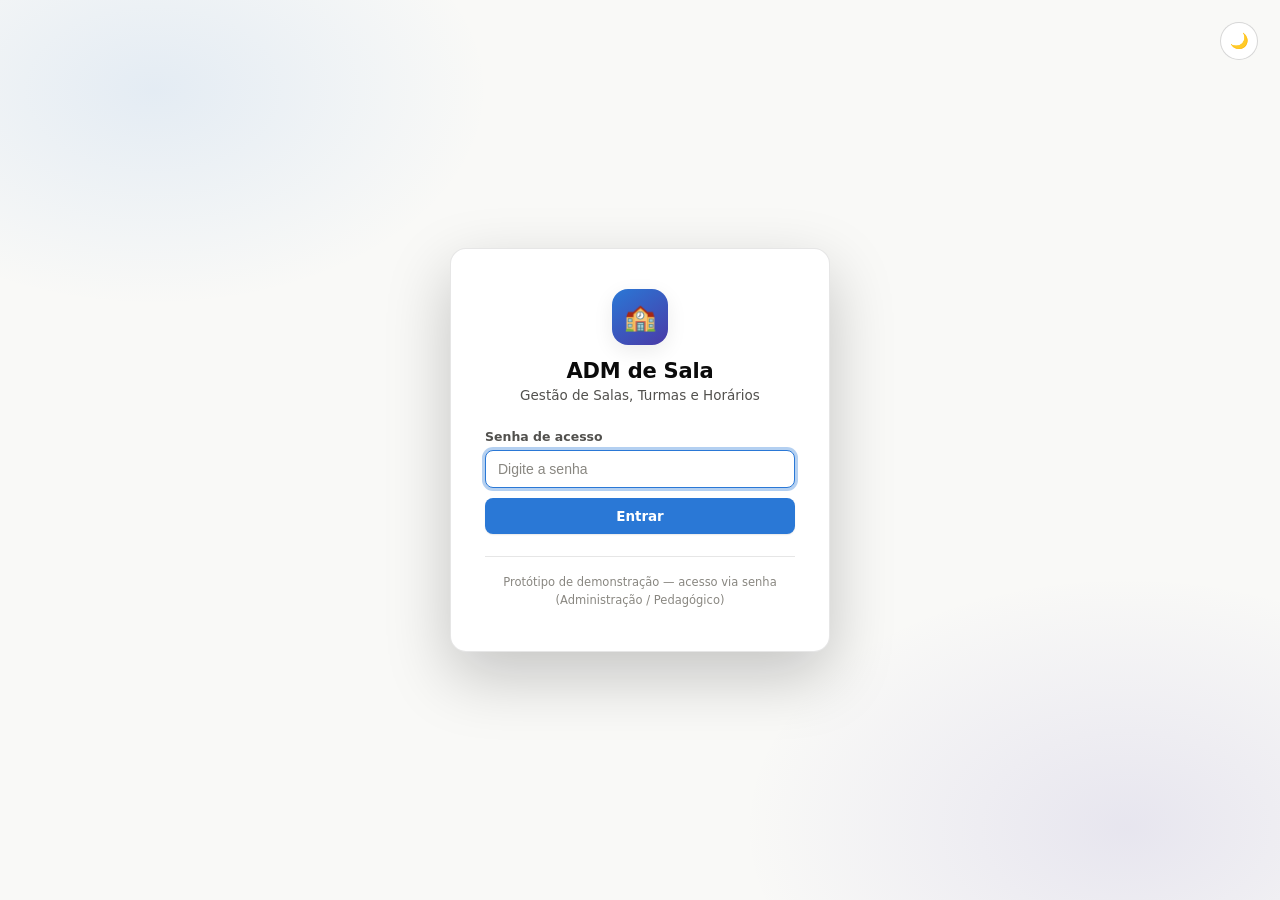
<file: projeto/index.html>
<!DOCTYPE html>
<html lang="pt-BR">
<head>
<meta charset="UTF-8">
<meta name="viewport" content="width=device-width, initial-scale=1.0">
<title>ADM de Sala &mdash; Gestão de Salas, Turmas e Horários</title>
<link rel="icon" href="data:image/svg+xml,<svg xmlns=%22http://www.w3.org/2000/svg%22 viewBox=%220 0 100 100%22><text y=%22.9em%22 font-size=%2290%22>🏫</text></svg>">
<link rel="stylesheet" href="css/tokens.css">
<link rel="stylesheet" href="css/base.css">
<link rel="stylesheet" href="css/buttons.css">
<link rel="stylesheet" href="css/forms.css">
<link rel="stylesheet" href="css/login.css">
<link rel="stylesheet" href="css/layout.css">
<link rel="stylesheet" href="css/components.css">
<link rel="stylesheet" href="css/weekly.css">
<link rel="stylesheet" href="css/modal.css">
<link rel="stylesheet" href="css/toast.css">
<link rel="stylesheet" href="css/print.css">
</head>
<body>

  <div id="login-screen" class="login-screen">
    <button id="login-theme-toggle" class="theme-toggle" title="Alternar tema">🌙</button>
    <div class="login-card">
      <div class="login-logo">🏫</div>
      <h1>ADM de Sala</h1>
      <p class="subtitle">Gestão de Salas, Turmas e Horários</p>
      <form id="login-form">
        <label for="login-password">Senha de acesso</label>
        <input type="password" id="login-password" autocomplete="off" placeholder="Digite a senha" autofocus>
        <p id="login-error" class="error-msg hidden">Senha incorreta. Tente novamente.</p>
        <button type="submit" class="btn-primary btn-block">Entrar</button>
      </form>
      <p class="login-hint">Protótipo de demonstração &mdash; acesso via senha (Administração / Pedagógico)</p>
    </div>
  </div>

  <div id="app-screen" class="app-screen hidden">
    <div id="sidebar-backdrop" class="sidebar-backdrop hidden"></div>
    <aside class="sidebar" id="sidebar">
      <div class="sidebar-header">
        <span class="logo">🏫</span>
        <span class="brand">ADM de Sala</span>
      </div>
      <nav class="nav">
        <button class="nav-btn active" data-section="dashboard"><span class="nav-icon">📊</span>Dashboard</button>
        <button class="nav-btn" data-section="salas"><span class="nav-icon">🏫</span>Salas</button>
        <button class="nav-btn" data-section="professores"><span class="nav-icon">👨‍🏫</span>Professores</button>
        <button class="nav-btn" data-section="turmas"><span class="nav-icon">🎓</span>Turmas</button>
        <button class="nav-btn" data-section="alocacao"><span class="nav-icon">🗓️</span>Alocação</button>
      </nav>
      <div class="sidebar-footer">
        <div class="role-badge" id="role-badge">Administração</div>
        <button id="export-data-btn" class="btn-ghost btn-block">⬇ Exportar dados</button>
        <button id="import-data-btn" class="btn-ghost btn-block hidden">⬆ Importar dados</button>
        <input type="file" id="import-file-input" accept="application/json" class="hidden">
        <button id="reset-data-btn" class="btn-ghost btn-block hidden">↺ Restaurar dados de exemplo</button>
        <button id="logout-btn" class="btn-secondary btn-block">Sair</button>
      </div>
    </aside>

    <main class="main">
      <header class="topbar">
        <div class="topbar-left">
          <button id="menu-toggle-btn" class="menu-toggle" aria-label="Abrir menu">☰</button>
          <h1 id="section-title">Dashboard</h1>
        </div>
        <button id="theme-toggle" class="theme-toggle" title="Alternar tema">🌙</button>
      </header>

      <div class="content">
        <section id="section-dashboard" class="section"></section>
        <section id="section-salas" class="section hidden"></section>
        <section id="section-professores" class="section hidden"></section>
        <section id="section-turmas" class="section hidden"></section>
        <section id="section-alocacao" class="section hidden"></section>
      </div>
    </main>
  </div>

  <div id="modal-overlay" class="modal-overlay hidden">
    <div class="modal" role="dialog" aria-modal="true" aria-labelledby="modal-title" tabindex="-1">
      <div class="modal-header">
        <h2 id="modal-title">Título</h2>
        <button id="modal-close" class="modal-close" title="Fechar" aria-label="Fechar">✕</button>
      </div>
      <div id="modal-body" class="modal-body"></div>
    </div>
  </div>

  <div id="toast-container" class="toast-container"></div>

  <script src="js/state.js"></script>
  <script src="js/theme.js"></script>
  <script src="js/helpers.js"></script>
  <script src="js/ui.js"></script>
  <script src="js/data-io.js"></script>
  <script src="js/auth.js"></script>
  <script src="js/nav.js"></script>
  <script src="js/dashboard.js"></script>
  <script src="js/salas.js"></script>
  <script src="js/professores.js"></script>
  <script src="js/turmas.js"></script>
  <script src="js/alocacao.js"></script>
  <script src="js/main.js"></script>
</body>
</html>
</file>
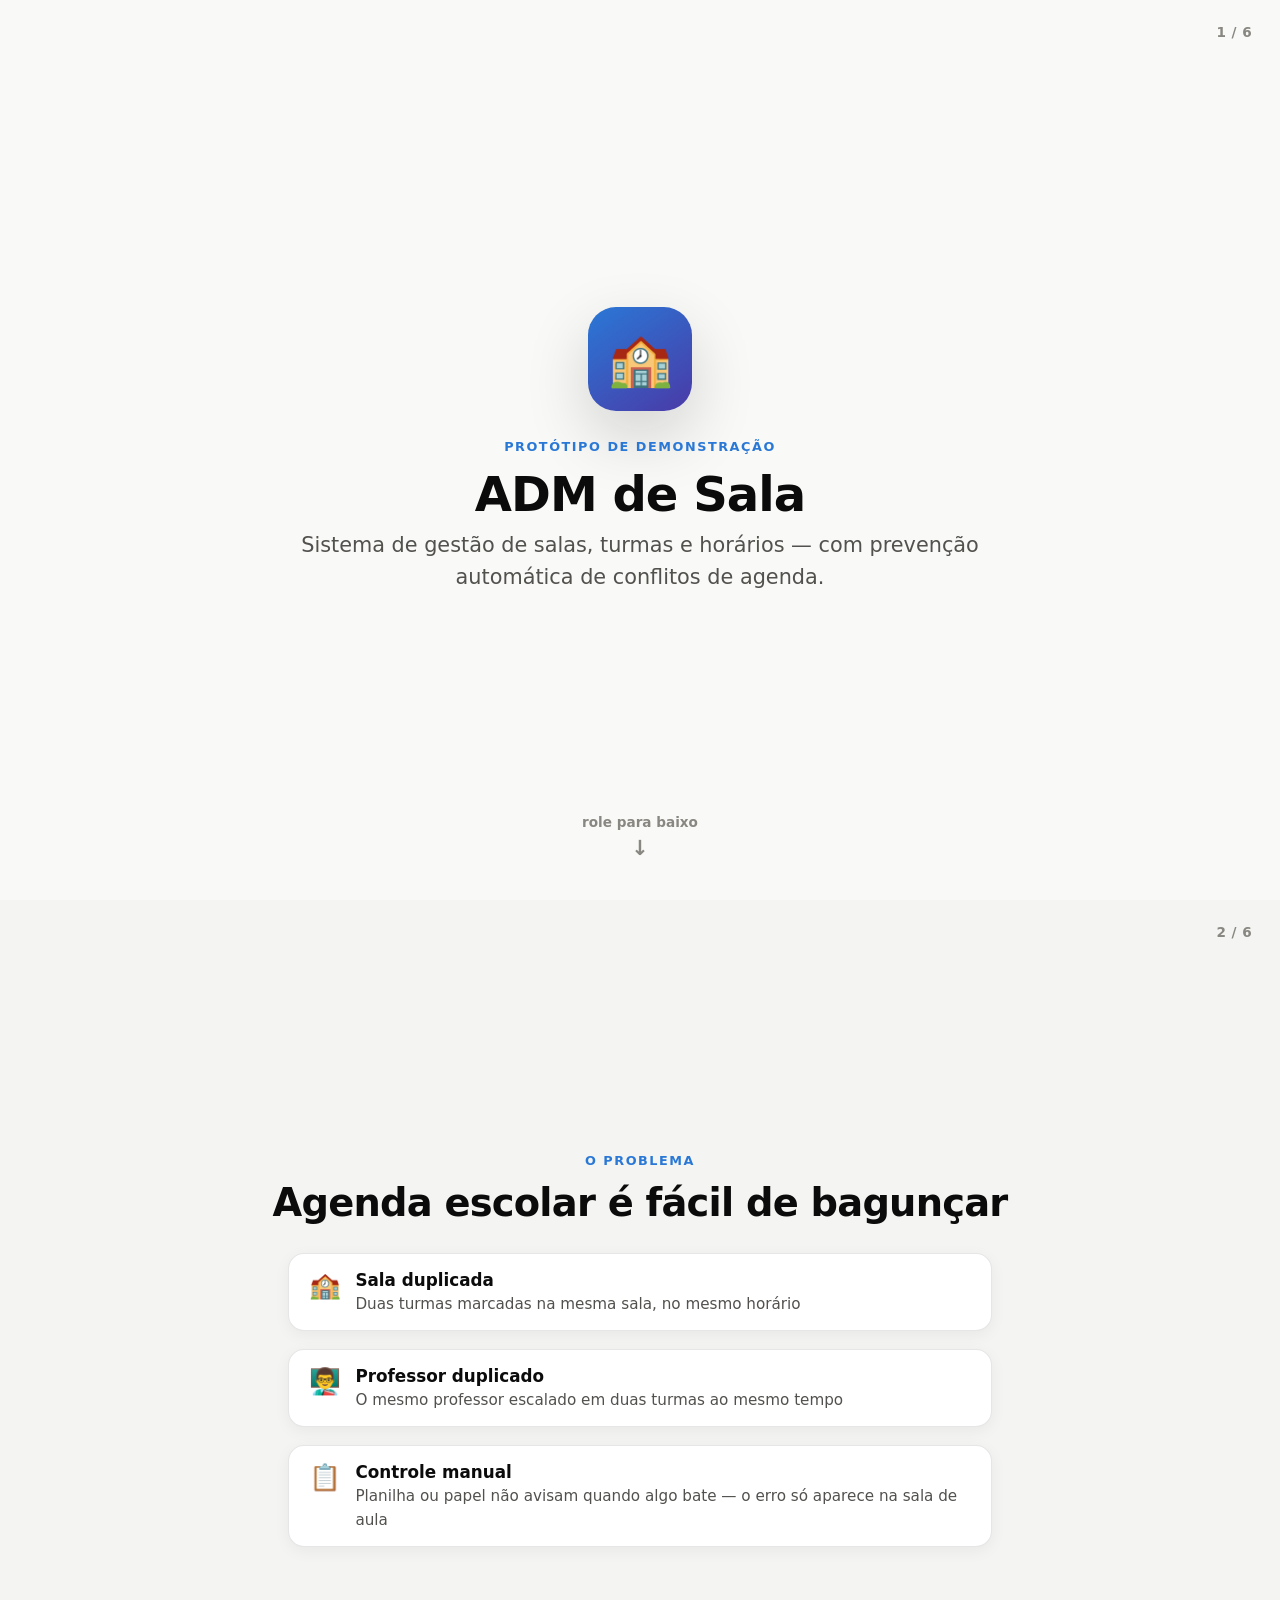
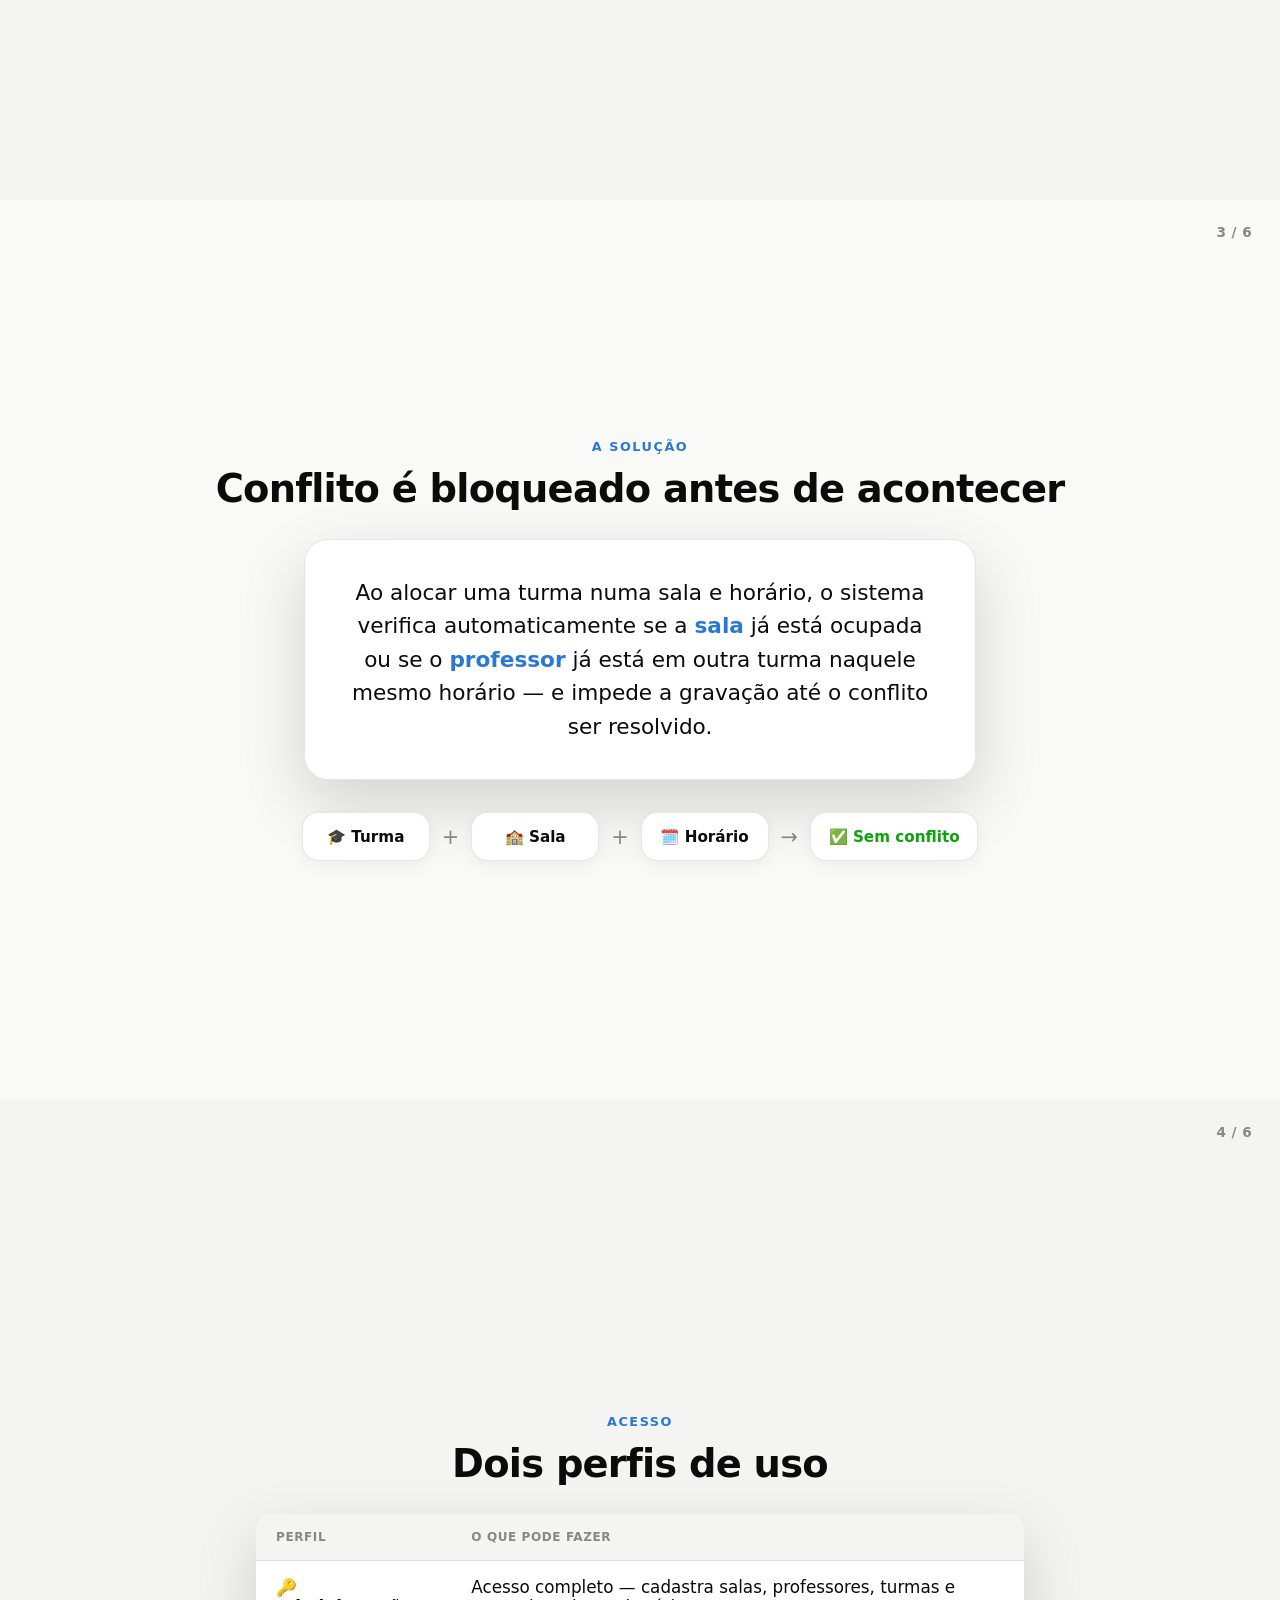
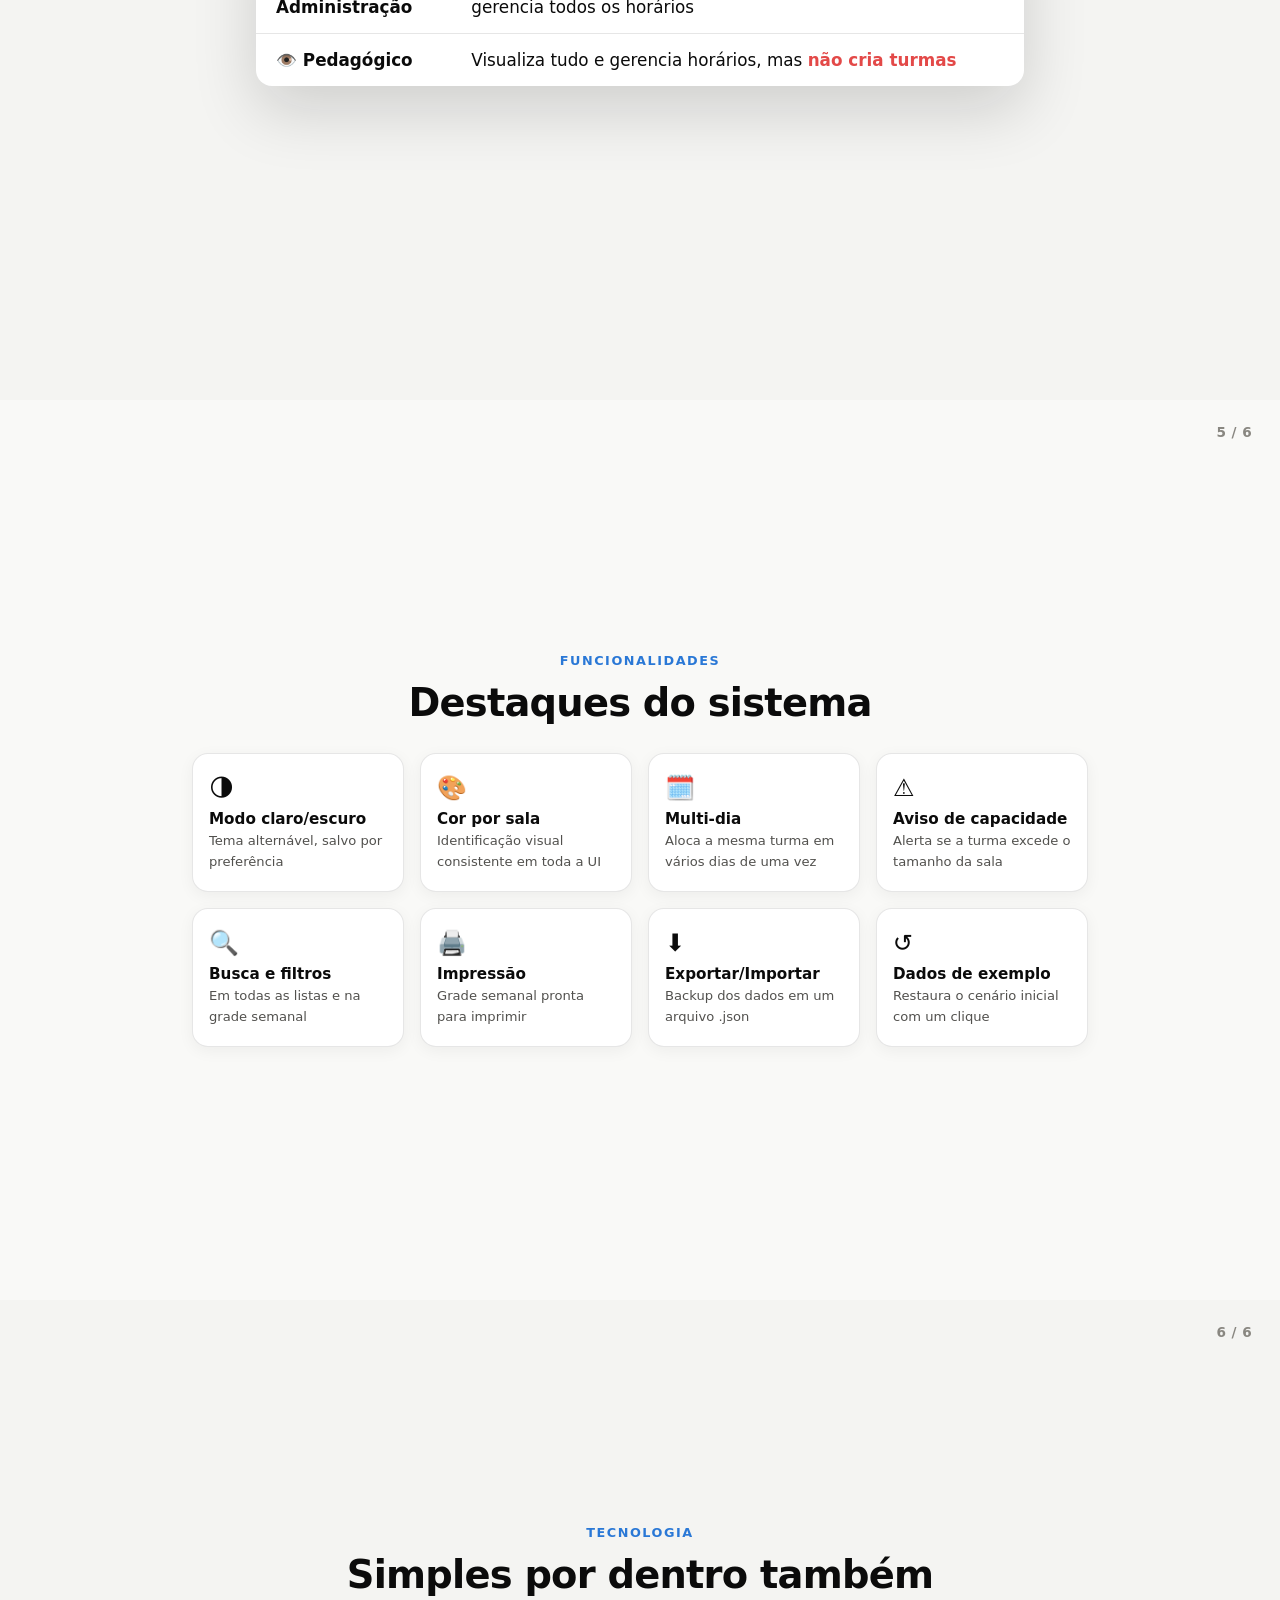
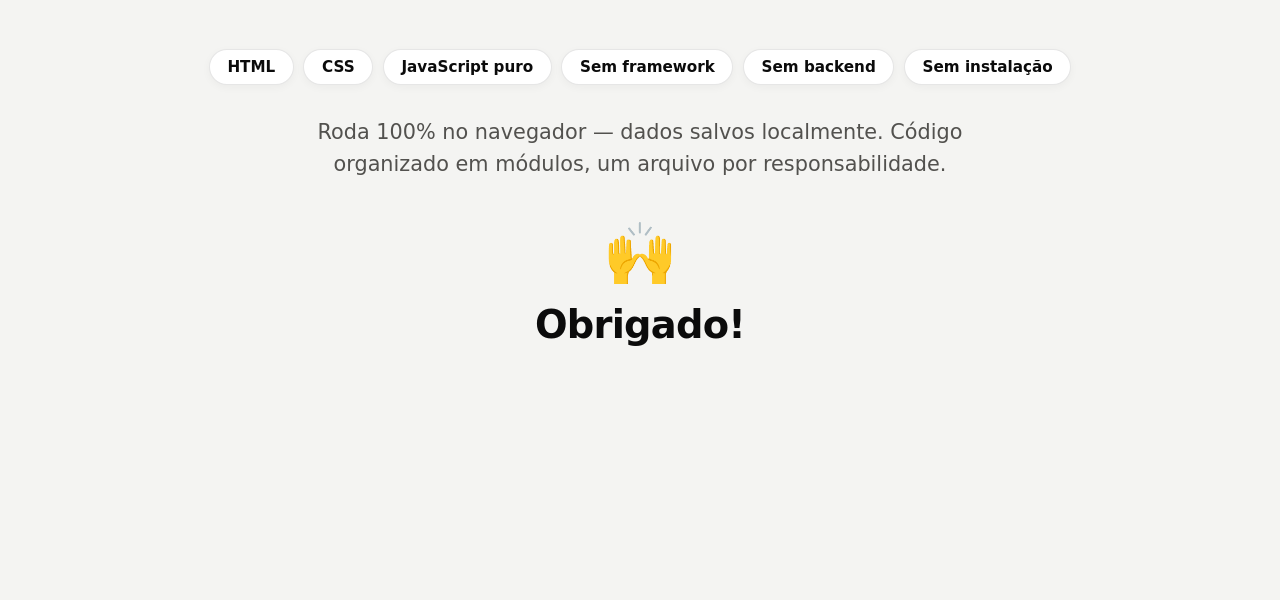
<file: apresentacao/ADM-de-Sala-Slides.html>
<!DOCTYPE html>
<html lang="pt-BR">
<head>
<meta charset="UTF-8">
<meta name="viewport" content="width=device-width, initial-scale=1.0">
<title>ADM de Sala — Apresentação</title>
<style>
  :root {
    --page: #f9f9f7;
    --surface: #ffffff;
    --surface-sunken: #f4f4f2;
    --text-primary: #0b0b0b;
    --text-secondary: #52514e;
    --text-muted: #898781;
    --border: rgba(11, 11, 11, 0.10);
    --accent: #2a78d6;
    --cat-5: #4a3aa7;
    --cat-6: #e34948;
    --good: #0ca30c;
    --radius: 1rem;
    --radius-lg: 1.5rem;
    --shadow: 0 1.5rem 4rem rgba(11,11,11,0.16);
  }
  * { box-sizing: border-box; }
  html, body {
    margin: 0; padding: 0;
    font-family: system-ui, -apple-system, "Segoe UI", Roboto, Arial, sans-serif;
    background: var(--page);
    color: var(--text-primary);
  }
  body {
    height: 100vh;
    overflow-y: scroll;
    scroll-snap-type: y mandatory;
  }

  .slide {
    scroll-snap-align: start;
    min-height: 100vh;
    display: flex;
    flex-direction: column;
    align-items: center;
    justify-content: center;
    padding: 4vw 6vw;
    text-align: center;
    position: relative;
  }
  .slide:nth-child(odd) { background: var(--page); }
  .slide:nth-child(even) { background: var(--surface-sunken); }

  .slide .eyebrow {
    text-transform: uppercase;
    letter-spacing: 0.12em;
    font-size: 0.8rem;
    font-weight: 700;
    color: var(--accent);
    margin-bottom: 0.75rem;
  }
  .slide h1 { font-size: 3rem; margin: 0 0 0.5rem; letter-spacing: -0.02em; }
  .slide h2 { font-size: 2.4rem; margin: 0 0 1.75rem; letter-spacing: -0.02em; }
  .slide p.lead { font-size: 1.3rem; color: var(--text-secondary); max-width: 46rem; line-height: 1.5; margin: 0; }

  .logo-badge {
    width: 6.5rem; height: 6.5rem;
    border-radius: 1.75rem;
    background: linear-gradient(145deg, var(--accent), var(--cat-5));
    display: flex; align-items: center; justify-content: center;
    font-size: 3.25rem;
    box-shadow: var(--shadow);
    margin-bottom: 1.75rem;
  }

  .scroll-hint {
    position: absolute;
    bottom: 2.5rem;
    font-size: 0.85rem;
    color: var(--text-muted);
    font-weight: 600;
    display: flex;
    flex-direction: column;
    align-items: center;
    gap: 0.35rem;
  }
  .scroll-hint .arrow { font-size: 1.3rem; animation: bob 1.6s ease-in-out infinite; }
  @keyframes bob { 0%,100% { transform: translateY(0); } 50% { transform: translateY(0.4rem); } }

  .bullets {
    list-style: none;
    padding: 0; margin: 0 auto;
    max-width: 44rem;
    text-align: left;
    display: flex;
    flex-direction: column;
    gap: 1.1rem;
  }
  .bullets li {
    display: flex;
    align-items: flex-start;
    gap: 0.9rem;
    font-size: 1.3rem;
    color: var(--text-primary);
    background: var(--surface);
    border: 0.0625rem solid var(--border);
    border-radius: var(--radius);
    padding: 1rem 1.25rem;
    box-shadow: 0 0.25rem 1rem rgba(11,11,11,0.05);
  }
  .bullets li .ico { font-size: 1.6rem; flex-shrink: 0; }
  .bullets li .txt strong { display: block; font-size: 1.05rem; }
  .bullets li .txt span { color: var(--text-secondary); font-size: 0.95rem; }

  .highlight-box {
    max-width: 42rem;
    background: var(--surface);
    border: 0.0625rem solid var(--border);
    border-radius: var(--radius-lg);
    box-shadow: var(--shadow);
    padding: 2.25rem 2.5rem;
    font-size: 1.35rem;
    line-height: 1.55;
    color: var(--text-primary);
  }
  .highlight-box b { color: var(--accent); }

  .flow {
    display: flex;
    align-items: center;
    gap: 0.75rem;
    flex-wrap: wrap;
    justify-content: center;
    margin-top: 2rem;
  }
  .flow .step {
    background: var(--surface);
    border: 0.0625rem solid var(--border);
    border-radius: var(--radius);
    padding: 0.9rem 1.1rem;
    font-size: 0.95rem;
    font-weight: 600;
    box-shadow: 0 0.25rem 1rem rgba(11,11,11,0.05);
    min-width: 8rem;
  }
  .flow .arrow-sep { color: var(--text-muted); font-size: 1.3rem; }

  table.roles {
    border-collapse: collapse;
    width: 100%;
    max-width: 48rem;
    background: var(--surface);
    border-radius: var(--radius);
    overflow: hidden;
    box-shadow: var(--shadow);
  }
  table.roles th, table.roles td {
    padding: 1rem 1.25rem;
    text-align: left;
    font-size: 1.05rem;
    border-bottom: 0.0625rem solid var(--border);
  }
  table.roles th {
    background: var(--surface-sunken);
    text-transform: uppercase;
    letter-spacing: 0.05em;
    font-size: 0.75rem;
    color: var(--text-muted);
  }
  table.roles td.role-name { font-weight: 700; }
  table.roles tr:last-child td { border-bottom: none; }

  .card-grid {
    display: grid;
    grid-template-columns: repeat(4, 1fr);
    gap: 1rem;
    max-width: 56rem;
  }
  .feature-card {
    background: var(--surface);
    border: 0.0625rem solid var(--border);
    border-radius: var(--radius);
    padding: 1.25rem 1rem;
    box-shadow: 0 0.25rem 1rem rgba(11,11,11,0.05);
    text-align: left;
  }
  .feature-card .ico { font-size: 1.5rem; margin-bottom: 0.5rem; display: block; }
  .feature-card .label { font-weight: 700; font-size: 0.95rem; display: block; margin-bottom: 0.15rem; }
  .feature-card .desc { color: var(--text-secondary); font-size: 0.82rem; line-height: 1.4; }

  .tech-pills { display: flex; gap: 0.6rem; flex-wrap: wrap; justify-content: center; margin: 1.5rem 0 2rem; }
  .tech-pills span {
    background: var(--surface);
    border: 0.0625rem solid var(--border);
    border-radius: 999px;
    padding: 0.5rem 1.1rem;
    font-size: 0.95rem;
    font-weight: 600;
    box-shadow: 0 0.15rem 0.5rem rgba(11,11,11,0.04);
  }

  .thanks-emoji { font-size: 3.5rem; margin-bottom: 1rem; }

  .counter {
    position: absolute;
    top: 1.5rem; right: 1.75rem;
    font-size: 0.85rem;
    color: var(--text-muted);
    font-weight: 600;
    letter-spacing: 0.03em;
  }

  @media print {
    html, body { height: auto; overflow: visible; }
    .scroll-hint { display: none !important; }
    .slide { min-height: 100vh; page-break-after: always; }
  }
</style>
</head>
<body>

  <section class="slide">
    <span class="counter">1 / 6</span>
    <div class="logo-badge">🏫</div>
    <div class="eyebrow">Protótipo de demonstração</div>
    <h1>ADM de Sala</h1>
    <p class="lead">Sistema de gestão de salas, turmas e horários — com prevenção automática de conflitos de agenda.</p>
    <div class="scroll-hint">role para baixo<span class="arrow">↓</span></div>
  </section>

  <section class="slide">
    <span class="counter">2 / 6</span>
    <div class="eyebrow">O problema</div>
    <h2>Agenda escolar é fácil de bagunçar</h2>
    <ul class="bullets">
      <li><span class="ico">🏫</span><span class="txt"><strong>Sala duplicada</strong><span>Duas turmas marcadas na mesma sala, no mesmo horário</span></span></li>
      <li><span class="ico">👨‍🏫</span><span class="txt"><strong>Professor duplicado</strong><span>O mesmo professor escalado em duas turmas ao mesmo tempo</span></span></li>
      <li><span class="ico">📋</span><span class="txt"><strong>Controle manual</strong><span>Planilha ou papel não avisam quando algo bate — o erro só aparece na sala de aula</span></span></li>
    </ul>
  </section>

  <section class="slide">
    <span class="counter">3 / 6</span>
    <div class="eyebrow">A solução</div>
    <h2>Conflito é bloqueado antes de acontecer</h2>
    <div class="highlight-box">
      Ao alocar uma turma numa sala e horário, o sistema verifica automaticamente
      se a <b>sala</b> já está ocupada ou se o <b>professor</b> já está em outra turma
      naquele mesmo horário — e impede a gravação até o conflito ser resolvido.
    </div>
    <div class="flow">
      <div class="step">🎓 Turma</div>
      <span class="arrow-sep">+</span>
      <div class="step">🏫 Sala</div>
      <span class="arrow-sep">+</span>
      <div class="step">🗓️ Horário</div>
      <span class="arrow-sep">→</span>
      <div class="step" style="color:var(--good)">✅ Sem conflito</div>
    </div>
  </section>

  <section class="slide">
    <span class="counter">4 / 6</span>
    <div class="eyebrow">Acesso</div>
    <h2>Dois perfis de uso</h2>
    <table class="roles">
      <thead>
        <tr><th>Perfil</th><th>O que pode fazer</th></tr>
      </thead>
      <tbody>
        <tr>
          <td class="role-name">🔑 Administração</td>
          <td>Acesso completo — cadastra salas, professores, turmas e gerencia todos os horários</td>
        </tr>
        <tr>
          <td class="role-name">👁️ Pedagógico</td>
          <td>Visualiza tudo e gerencia horários, mas <b style="color:var(--cat-6)">não cria turmas</b></td>
        </tr>
      </tbody>
    </table>
  </section>

  <section class="slide">
    <span class="counter">5 / 6</span>
    <div class="eyebrow">Funcionalidades</div>
    <h2>Destaques do sistema</h2>
    <div class="card-grid">
      <div class="feature-card"><span class="ico">🌗</span><span class="label">Modo claro/escuro</span><span class="desc">Tema alternável, salvo por preferência</span></div>
      <div class="feature-card"><span class="ico">🎨</span><span class="label">Cor por sala</span><span class="desc">Identificação visual consistente em toda a UI</span></div>
      <div class="feature-card"><span class="ico">🗓️</span><span class="label">Multi-dia</span><span class="desc">Aloca a mesma turma em vários dias de uma vez</span></div>
      <div class="feature-card"><span class="ico">⚠️</span><span class="label">Aviso de capacidade</span><span class="desc">Alerta se a turma excede o tamanho da sala</span></div>
      <div class="feature-card"><span class="ico">🔍</span><span class="label">Busca e filtros</span><span class="desc">Em todas as listas e na grade semanal</span></div>
      <div class="feature-card"><span class="ico">🖨️</span><span class="label">Impressão</span><span class="desc">Grade semanal pronta para imprimir</span></div>
      <div class="feature-card"><span class="ico">⬇️</span><span class="label">Exportar/Importar</span><span class="desc">Backup dos dados em um arquivo .json</span></div>
      <div class="feature-card"><span class="ico">↺</span><span class="label">Dados de exemplo</span><span class="desc">Restaura o cenário inicial com um clique</span></div>
    </div>
  </section>

  <section class="slide">
    <span class="counter">6 / 6</span>
    <div class="eyebrow">Tecnologia</div>
    <h2>Simples por dentro também</h2>
    <div class="tech-pills">
      <span>HTML</span><span>CSS</span><span>JavaScript puro</span><span>Sem framework</span><span>Sem backend</span><span>Sem instalação</span>
    </div>
    <p class="lead">Roda 100% no navegador — dados salvos localmente. Código organizado em módulos, um arquivo por responsabilidade.</p>
    <div class="thanks-emoji" style="margin-top:2.5rem;">🙌</div>
    <h2 style="margin-top:0;">Obrigado!</h2>
  </section>

</body>
</html>
</file>
<file: projeto/css/tokens.css>
:root {
  --page: #f9f9f7;
  --surface: #ffffff;
  --surface-sunken: #f4f4f2;
  --text-primary: #0b0b0b;
  --text-secondary: #52514e;
  --text-muted: #898781;
  --border: rgba(11, 11, 11, 0.10);
  --border-strong: rgba(11, 11, 11, 0.16);
  --gridline: #e8e7e1;

  --accent: #2a78d6;
  --accent-hover: #1c5cab;
  --accent-contrast: #ffffff;
  --accent-tint: rgba(42, 120, 214, 0.10);
  --focus-ring: rgba(42, 120, 214, 0.35);

  --good: #0ca30c;
  --good-bg: #e6f6e6;
  --warning: #b8860b;
  --warning-bg: #fdf3dc;
  --critical: #d03b3b;
  --critical-bg: #fbeaea;

  --cat-1: #2a78d6;
  --cat-2: #1baf7a;
  --cat-3: #c98500;
  --cat-4: #008300;
  --cat-5: #4a3aa7;
  --cat-6: #e34948;
  --cat-7: #c9578a;
  --cat-8: #eb6834;

  --sidebar-bg: #14161f;
  --sidebar-bg-2: #191c27;
  --sidebar-text: #9a9fb5;
  --sidebar-text-active: #ffffff;
  --sidebar-border: rgba(255, 255, 255, 0.08);

  --radius-sm: 0.5rem;
  --radius: 0.75rem;
  --radius-lg: 1rem;
  --shadow-sm: 0 0.0625rem 0.125rem rgba(11, 11, 11, 0.05), 0 0.0625rem 0.0625rem rgba(11, 11, 11, 0.04);
  --shadow-md: 0 0.375rem 1.25rem rgba(11, 11, 11, 0.08);
  --shadow-lg: 0 1.5rem 4rem rgba(11, 11, 11, 0.22);
  --ease: cubic-bezier(0.2, 0.7, 0.3, 1);
}

:root[data-theme="dark"] {
  --page: #0d0d0d;
  --surface: #1a1a19;
  --surface-sunken: #161615;
  --text-primary: #ffffff;
  --text-secondary: #c3c2b7;
  --text-muted: #898781;
  --border: rgba(255, 255, 255, 0.10);
  --border-strong: rgba(255, 255, 255, 0.16);
  --gridline: #2c2c2a;

  --accent: #3987e5;
  --accent-hover: #5598e7;
  --accent-contrast: #0d0d0d;
  --accent-tint: rgba(57, 135, 229, 0.16);
  --focus-ring: rgba(57, 135, 229, 0.45);

  --good: #0ca30c;
  --good-bg: rgba(12, 163, 12, 0.14);
  --warning: #e6c15c;
  --warning-bg: rgba(230, 193, 92, 0.14);
  --critical: #e66767;
  --critical-bg: rgba(230, 103, 103, 0.14);

  --cat-1: #3987e5;
  --cat-2: #199e70;
  --cat-3: #c98500;
  --cat-4: #1fa31f;
  --cat-5: #9085e9;
  --cat-6: #e66767;
  --cat-7: #d55181;
  --cat-8: #d95926;

  --shadow-sm: 0 0.0625rem 0.125rem rgba(0, 0, 0, 0.3);
  --shadow-md: 0 0.375rem 1.25rem rgba(0, 0, 0, 0.35);
  --shadow-lg: 0 1.5rem 4rem rgba(0, 0, 0, 0.6);
}

@media (prefers-color-scheme: dark) {
  :root:not([data-theme="light"]) {
    --page: #0d0d0d;
    --surface: #1a1a19;
    --surface-sunken: #161615;
    --text-primary: #ffffff;
    --text-secondary: #c3c2b7;
    --text-muted: #898781;
    --border: rgba(255, 255, 255, 0.10);
    --border-strong: rgba(255, 255, 255, 0.16);
    --gridline: #2c2c2a;

    --accent: #3987e5;
    --accent-hover: #5598e7;
    --accent-contrast: #0d0d0d;
    --accent-tint: rgba(57, 135, 229, 0.16);
    --focus-ring: rgba(57, 135, 229, 0.45);

    --good: #0ca30c;
    --good-bg: rgba(12, 163, 12, 0.14);
    --warning: #e6c15c;
    --warning-bg: rgba(230, 193, 92, 0.14);
    --critical: #e66767;
    --critical-bg: rgba(230, 103, 103, 0.14);

    --cat-1: #3987e5;
    --cat-2: #199e70;
    --cat-3: #c98500;
    --cat-4: #1fa31f;
    --cat-5: #9085e9;
    --cat-6: #e66767;
    --cat-7: #d55181;
    --cat-8: #d95926;

    --shadow-sm: 0 0.0625rem 0.125rem rgba(0, 0, 0, 0.3);
    --shadow-md: 0 0.375rem 1.25rem rgba(0, 0, 0, 0.35);
    --shadow-lg: 0 1.5rem 4rem rgba(0, 0, 0, 0.6);
  }
}
</file>
<file: projeto/css/base.css>
* { box-sizing: border-box; }

html, body {
  margin: 0;
  padding: 0;
  height: 100%;
}

body {
  font-family: system-ui, -apple-system, "Segoe UI", Roboto, Arial, sans-serif;
  background: var(--page);
  color: var(--text-primary);
  -webkit-font-smoothing: antialiased;
  text-rendering: optimizeLegibility;
  transition: background 0.2s var(--ease), color 0.2s var(--ease);
}

.hidden { display: none !important; }

button { font-family: inherit; cursor: pointer; }

:focus-visible {
  outline: none;
  box-shadow: 0 0 0 0.1875rem var(--focus-ring);
  border-radius: var(--radius-sm);
}

@keyframes rise-in {
  from { opacity: 0; transform: translateY(0.625rem) scale(0.98); }
  to { opacity: 1; transform: translateY(0) scale(1); }
}

@keyframes fade-up {
  from { opacity: 0; transform: translateY(0.375rem); }
  to { opacity: 1; transform: translateY(0); }
}

@keyframes toast-in {
  from { opacity: 0; transform: translateY(0.5rem); }
  to { opacity: 1; transform: translateY(0); }
}
</file>
<file: projeto/css/buttons.css>
.btn-primary, .btn-secondary, .btn-danger, .btn-ghost {
  border: none;
  border-radius: var(--radius-sm);
  padding: 0.625rem 1rem;
  font-size: 0.84375rem;
  font-weight: 600;
  letter-spacing: -0.005em;
  transition: background 0.15s var(--ease), border-color 0.15s var(--ease), transform 0.05s var(--ease), box-shadow 0.15s var(--ease);
}

.btn-primary { background: var(--accent); color: var(--accent-contrast); box-shadow: var(--shadow-sm); }
.btn-primary:hover { background: var(--accent-hover); box-shadow: var(--shadow-md); }

.btn-secondary { background: var(--surface); color: var(--text-primary); border: 0.0625rem solid var(--border-strong); }
.btn-secondary:hover { background: var(--surface-sunken); }

.btn-danger { background: var(--critical-bg); color: var(--critical); }
.btn-danger:hover { opacity: 0.85; }

.btn-ghost { background: transparent; color: var(--text-secondary); border: 0.0625rem solid var(--border); padding: 0.375rem 0.6875rem; font-size: 0.78125rem; }
.btn-ghost:hover { color: var(--text-primary); border-color: var(--border-strong); background: var(--surface-sunken); }

.btn-block { width: 100%; }
.btn-sm { padding: 0.375rem 0.6875rem; font-size: 0.78125rem; }

button:active { transform: scale(0.98); }
</file>
<file: projeto/css/forms.css>
input, select, textarea {
  width: 100%;
  padding: 0.625rem 0.75rem;
  border-radius: var(--radius-sm);
  border: 0.0625rem solid var(--border-strong);
  background: var(--surface);
  color: var(--text-primary);
  font-size: 0.875rem;
  outline: none;
  transition: border-color 0.15s var(--ease), box-shadow 0.15s var(--ease);
}

input::placeholder { color: var(--text-muted); }

input:focus, select:focus, textarea:focus {
  border-color: var(--accent);
  box-shadow: 0 0 0 0.1875rem var(--focus-ring);
}

.field { display: flex; flex-direction: column; gap: 0.375rem; margin-bottom: 0.875rem; }

.field label { font-size: 0.78125rem; font-weight: 600; color: var(--text-secondary); }

.field-row { display: flex; gap: 0.75rem; }
.field-row .field { flex: 1; }

.error-msg {
  color: var(--critical);
  background: var(--critical-bg);
  border-radius: var(--radius-sm);
  padding: 0.5625rem 0.6875rem;
  font-size: 0.78125rem;
  font-weight: 600;
  margin: 0.125rem 0;
  display: flex;
  gap: 0.375rem;
  align-items: flex-start;
}
.error-msg::before { content: "⚠"; flex-shrink: 0; }

.warning-msg {
  color: var(--warning);
  background: var(--warning-bg);
  border-radius: var(--radius-sm);
  padding: 0.5625rem 0.6875rem;
  font-size: 0.78125rem;
  font-weight: 600;
  margin: -0.375rem 0 0.875rem;
  display: flex;
  gap: 0.375rem;
  align-items: flex-start;
}
.warning-msg::before { content: "⚠"; flex-shrink: 0; }

.hint-msg { color: var(--text-muted); font-size: 0.75rem; margin: 0.125rem 0; }

.search-input {
  width: 13.75rem;
  max-width: 100%;
  padding: 0.5rem 0.75rem;
}

.day-checkboxes { display: flex; flex-wrap: wrap; gap: 0.5rem; }
.day-check-item {
  display: flex;
  align-items: center;
  gap: 0.375rem;
  padding: 0.4375rem 0.75rem;
  border-radius: 1.25rem;
  border: 0.0625rem solid var(--border-strong);
  background: var(--surface);
  font-size: 0.78125rem;
  font-weight: 600;
  color: var(--text-secondary);
  cursor: pointer;
  transition: background 0.15s var(--ease), border-color 0.15s var(--ease), color 0.15s var(--ease);
}
.day-check-item input { width: auto; margin: 0; accent-color: var(--accent); }
.day-check-item:has(.day-check:checked) {
  background: var(--accent-tint);
  border-color: var(--accent);
  color: var(--accent);
}
</file>
<file: projeto/css/login.css>
.login-screen {
  height: 100vh;
  display: flex;
  align-items: center;
  justify-content: center;
  position: relative;
  background:
    radial-gradient(35rem 22.5rem at 12% 10%, var(--accent-tint), transparent 60%),
    radial-gradient(40rem 26.25rem at 88% 92%, rgba(74, 58, 167, 0.10), transparent 60%),
    var(--page);
}

.login-card {
  width: 23.75rem;
  max-width: 90vw;
  background: var(--surface);
  border: 0.0625rem solid var(--border);
  border-radius: var(--radius-lg);
  padding: 2.5rem 2.125rem 1.875rem;
  box-shadow: var(--shadow-lg);
  text-align: center;
  animation: rise-in 0.35s var(--ease);
}

.login-logo {
  width: 3.5rem;
  height: 3.5rem;
  margin: 0 auto 0.875rem;
  border-radius: 1rem;
  background: linear-gradient(145deg, var(--accent), var(--cat-5));
  display: flex;
  align-items: center;
  justify-content: center;
  font-size: 1.625rem;
  box-shadow: var(--shadow-md);
}

.login-card h1 { margin: 0 0 0.25rem; font-size: 1.3125rem; font-weight: 700; letter-spacing: -0.01em; }

.subtitle { color: var(--text-secondary); margin: 0 0 1.625rem; font-size: 0.84375rem; }

.login-card form { display: flex; flex-direction: column; gap: 0.625rem; text-align: left; }

.login-card label { font-size: 0.78125rem; font-weight: 600; color: var(--text-secondary); margin-bottom: -0.25rem; }

.login-hint {
  margin-top: 1.375rem;
  font-size: 0.71875rem;
  color: var(--text-muted);
  line-height: 1.6;
  border-top: 0.0625rem solid var(--border);
  padding-top: 1rem;
}

.login-screen .theme-toggle { position: absolute; top: 1.375rem; right: 1.375rem; }
</file>
<file: projeto/css/layout.css>
.app-screen { display: flex; height: 100vh; }

.sidebar {
  width: 14.75rem;
  flex-shrink: 0;
  background: linear-gradient(180deg, var(--sidebar-bg-2), var(--sidebar-bg));
  color: var(--sidebar-text);
  display: flex;
  flex-direction: column;
  padding: 1.25rem 0.875rem;
  transition: transform 0.2s var(--ease);
}

.sidebar-backdrop {
  display: none;
  position: fixed;
  inset: 0;
  background: rgba(11, 11, 11, 0.5);
  z-index: 15;
}

.menu-toggle {
  display: none;
  border: 0.0625rem solid var(--border-strong);
  background: var(--surface);
  color: var(--text-primary);
  border-radius: var(--radius-sm);
  width: 2.375rem;
  height: 2.375rem;
  font-size: 1.05rem;
  align-items: center;
  justify-content: center;
  flex-shrink: 0;
}
.menu-toggle:hover { border-color: var(--accent); }

.topbar-left { display: flex; align-items: center; gap: 0.75rem; min-width: 0; }

@media (max-width: 60rem) {
  .menu-toggle { display: flex; }
  .sidebar {
    position: fixed;
    top: 0; left: 0; bottom: 0;
    z-index: 20;
    transform: translateX(-100%);
    box-shadow: var(--shadow-lg);
  }
  .sidebar.open { transform: translateX(0); }
  .sidebar-backdrop:not(.hidden) { display: block; }
}

.sidebar-header { display: flex; align-items: center; gap: 0.625rem; padding: 0.25rem 0.5rem 1.5rem; }
.sidebar-header .logo {
  width: 1.875rem; height: 1.875rem;
  display: flex; align-items: center; justify-content: center;
  border-radius: 0.5625rem;
  background: linear-gradient(145deg, var(--accent), var(--cat-5));
  font-size: 0.9375rem;
}
.sidebar-header .brand { font-weight: 700; color: #fff; font-size: 0.9375rem; letter-spacing: -0.01em; }

.nav { display: flex; flex-direction: column; gap: 0.125rem; flex: 1; }

.nav-btn {
  display: flex;
  align-items: center;
  gap: 0.6875rem;
  background: transparent;
  border: none;
  color: var(--sidebar-text);
  text-align: left;
  padding: 0.625rem 0.75rem;
  border-radius: var(--radius-sm);
  font-size: 0.84375rem;
  font-weight: 500;
  transition: background 0.15s var(--ease), color 0.15s var(--ease);
}

.nav-btn:hover { background: rgba(255,255,255,0.06); color: var(--sidebar-text-active); }

.nav-btn.active { background: var(--accent); color: #fff; font-weight: 600; box-shadow: var(--shadow-sm); }

.nav-icon { font-size: 0.9375rem; width: 1.125rem; text-align: center; }

.sidebar-footer { display: flex; flex-direction: column; gap: 0.625rem; padding-top: 0.875rem; border-top: 0.0625rem solid var(--sidebar-border); }

.role-badge {
  display: flex;
  align-items: center;
  gap: 0.5rem;
  font-size: 0.75rem;
  font-weight: 600;
  padding: 0.5rem 0.625rem;
  border-radius: var(--radius-sm);
  background: rgba(255,255,255,0.06);
  color: var(--sidebar-text-active);
}
.sidebar-footer .btn-ghost {
  color: var(--sidebar-text);
  border-color: var(--sidebar-border);
  background: transparent;
}
.sidebar-footer .btn-ghost:hover {
  color: var(--sidebar-text-active);
  border-color: rgba(255,255,255,0.25);
  background: rgba(255,255,255,0.06);
}

.role-badge::before {
  content: "";
  width: 0.5rem; height: 0.5rem;
  border-radius: 50%;
  background: var(--good);
  box-shadow: 0 0 0 0.1875rem rgba(12,163,12,0.25);
  flex-shrink: 0;
}

.main { flex: 1; display: flex; flex-direction: column; overflow: hidden; min-width: 0; }

.topbar {
  display: flex;
  align-items: center;
  justify-content: space-between;
  padding: 1.125rem 1.875rem;
  border-bottom: 0.0625rem solid var(--border);
  background: var(--surface);
  flex-shrink: 0;
}

.topbar h1 { margin: 0; font-size: 1.125rem; font-weight: 700; letter-spacing: -0.01em; }

.theme-toggle {
  border: 0.0625rem solid var(--border-strong);
  background: var(--surface);
  color: var(--text-primary);
  border-radius: 50%;
  width: 2.375rem;
  height: 2.375rem;
  font-size: 0.9375rem;
  display: flex;
  align-items: center;
  justify-content: center;
  transition: border-color 0.15s var(--ease), transform 0.15s var(--ease);
}
.theme-toggle:hover { border-color: var(--accent); transform: rotate(-14deg); }

.content { flex: 1; overflow-y: auto; padding: 1.75rem 1.875rem 2.5rem; }

.section { animation: fade-up 0.25s var(--ease); }
</file>
<file: projeto/css/components.css>
.section-header { display: flex; align-items: center; justify-content: space-between; margin-bottom: 1.125rem; gap: 0.75rem; flex-wrap: wrap; }
.section-header h2 { margin: 0; font-size: 0.90625rem; color: var(--text-secondary); font-weight: 600; }

.header-actions { display: flex; align-items: center; gap: 0.625rem; flex-wrap: wrap; }
.header-actions--wrap { gap: 0.5rem; }

.section-gap { margin-bottom: 1.25rem; }

.card {
  background: var(--surface);
  border: 0.0625rem solid var(--border);
  border-radius: var(--radius);
  box-shadow: var(--shadow-sm);
  padding: 1.25rem;
}

.grid { display: grid; gap: 1rem; }
.grid-4 { grid-template-columns: repeat(4, 1fr); }
.grid-2 { grid-template-columns: repeat(2, 1fr); }

@media (max-width: 62.5rem) {
  .grid-4 { grid-template-columns: repeat(2, 1fr); }
}

.stat-card {
  display: flex;
  flex-direction: column;
  gap: 0.625rem;
  transition: transform 0.15s var(--ease), box-shadow 0.15s var(--ease);
}
.stat-card:hover { transform: translateY(-0.125rem); box-shadow: var(--shadow-md); }

.stat-icon-badge {
  width: 2.375rem; height: 2.375rem;
  border-radius: 0.6875rem;
  display: flex; align-items: center; justify-content: center;
  font-size: 1.0625rem;
  background: color-mix(in srgb, var(--tile-color, var(--accent)) 15%, var(--surface));
  color: var(--tile-color, var(--accent));
}

.stat-card .stat-value { font-size: 1.875rem; font-weight: 700; letter-spacing: -0.02em; font-variant-numeric: tabular-nums; }
.stat-card .stat-label { color: var(--text-muted); font-size: 0.78125rem; font-weight: 500; }

.bar-chart-wrap { display: flex; align-items: flex-end; gap: 0.75rem; }
.bar-col { flex: 1; display: flex; flex-direction: column; align-items: center; min-width: 0; }
.bar-value { font-size: 0.75rem; font-weight: 700; color: var(--text-primary); margin-bottom: 0.375rem; font-variant-numeric: tabular-nums; }
.bar-track { width: 100%; height: 8rem; display: flex; align-items: flex-end; justify-content: center; }
.bar {
  width: 60%;
  max-width: 2.5rem;
  background: var(--accent);
  border-radius: 0.375rem 0.375rem 0 0;
  min-height: 0.1875rem;
  transition: height 0.3s var(--ease);
}
.bar-label { font-size: 0.6875rem; color: var(--text-muted); margin-top: 0.5rem; text-transform: uppercase; letter-spacing: 0.04em; font-weight: 600; }

.table-scroll { overflow-x: auto; }

table { width: 100%; border-collapse: collapse; font-size: 0.84375rem; }
thead th {
  text-align: left;
  padding: 0.625rem 0.875rem;
  color: var(--text-muted);
  font-weight: 600;
  font-size: 0.71875rem;
  text-transform: uppercase;
  letter-spacing: 0.04em;
  border-bottom: 0.0625rem solid var(--gridline);
  white-space: nowrap;
}
tbody td { padding: 0.75rem 0.875rem; border-bottom: 0.0625rem solid var(--gridline); vertical-align: middle; color: var(--text-primary); }
tbody td.muted-cell { color: var(--text-secondary); }
tbody tr { transition: background 0.1s var(--ease); }
tbody tr:hover { background: var(--surface-sunken); }
tbody tr:last-child td { border-bottom: none; }
tbody tr.row-flash { animation: row-flash 1.4s var(--ease); }
@keyframes row-flash {
  0% { background: var(--good-bg); }
  100% { background: transparent; }
}
.time-cell { font-variant-numeric: tabular-nums; color: var(--text-secondary); }
.cell-strong { font-weight: 600; }

.actions-cell { display: flex; gap: 0.375rem; }

.name-with-dot { display: flex; align-items: center; gap: 0.5625rem; font-weight: 500; }

.color-dot {
  width: 0.5625rem; height: 0.5625rem;
  border-radius: 50%;
  flex-shrink: 0;
  background: var(--dot-color);
  box-shadow: 0 0 0 0.1875rem color-mix(in srgb, var(--dot-color) 18%, transparent);
}

.avatar {
  width: 1.875rem; height: 1.875rem;
  border-radius: 50%;
  background: color-mix(in srgb, var(--avatar-color, var(--accent)) 20%, var(--surface));
  color: var(--avatar-color, var(--accent));
  display: flex; align-items: center; justify-content: center;
  font-size: 0.75rem; font-weight: 700;
  flex-shrink: 0;
}
.name-with-avatar { display: flex; align-items: center; gap: 0.625rem; }

.empty-state {
  text-align: center;
  padding: 2.875rem 1.25rem;
  color: var(--text-muted);
  font-size: 0.84375rem;
}
.empty-state .empty-icon { font-size: 1.75rem; display: block; margin-bottom: 0.625rem; opacity: 0.7; }

.chip {
  display: inline-flex;
  align-items: center;
  padding: 0.1875rem 0.625rem;
  border-radius: 1.25rem;
  font-size: 0.71875rem;
  font-weight: 600;
  background: var(--surface-sunken);
  border: 0.0625rem solid var(--border);
  color: var(--text-secondary);
}

.chip-accent { background: var(--accent-tint); color: var(--accent); border: none; }
</file>
<file: projeto/css/weekly.css>
.legend {
  display: flex;
  flex-wrap: wrap;
  gap: 0.5rem 1.125rem;
  padding: 0.125rem 0.125rem 1.125rem;
  margin-bottom: 0.25rem;
  border-bottom: 0.0625rem solid var(--gridline);
}
.legend-item { display: flex; align-items: center; gap: 0.4375rem; font-size: 0.78125rem; color: var(--text-secondary); font-weight: 500; }

.week-grid {
  display: grid;
  grid-template-columns: repeat(6, 1fr);
  gap: 0.75rem;
}
@media (max-width: 68.75rem) {
  .week-grid { grid-template-columns: repeat(3, 1fr); }
}
@media (max-width: 40rem) {
  .week-grid { grid-template-columns: repeat(2, 1fr); }
}
.week-col { background: var(--surface-sunken); border: 0.0625rem solid var(--border); border-radius: var(--radius); padding: 0.75rem; min-height: 8.125rem; }
.week-col h3 {
  margin: 0 0 0.625rem;
  font-size: 0.71875rem;
  font-weight: 700;
  text-align: center;
  text-transform: uppercase;
  letter-spacing: 0.05em;
  color: var(--text-muted);
}
.slot-chip {
  border-left: 0.1875rem solid var(--slot-color, var(--accent));
  background: color-mix(in srgb, var(--slot-color, var(--accent)) 8%, var(--surface));
  border-radius: 0.5rem;
  padding: 0.5rem 0.625rem;
  margin-bottom: 0.5rem;
  font-size: 0.75rem;
  line-height: 1.5;
}
.slot-chip .slot-time { font-weight: 700; font-variant-numeric: tabular-nums; color: var(--text-primary); }
.slot-chip .slot-turma { color: var(--text-primary); font-weight: 500; }
.slot-chip .slot-room { color: var(--text-muted); font-size: 0.6875rem; }
</file>
<file: projeto/css/modal.css>
.modal-overlay {
  position: fixed;
  inset: 0;
  background: rgba(11, 11, 11, 0.5);
  backdrop-filter: blur(0.125rem);
  display: flex;
  align-items: center;
  justify-content: center;
  z-index: 100;
}

.modal {
  width: 27.5rem;
  max-width: 92vw;
  max-height: 88vh;
  overflow-y: auto;
  background: var(--surface);
  border-radius: var(--radius-lg);
  box-shadow: var(--shadow-lg);
  border: 0.0625rem solid var(--border);
  animation: rise-in 0.2s var(--ease);
}

.modal-header {
  display: flex;
  align-items: center;
  justify-content: space-between;
  padding: 1.125rem 1.375rem;
  border-bottom: 0.0625rem solid var(--border);
  position: sticky;
  top: 0;
  background: var(--surface);
}
.modal-header h2 { margin: 0; font-size: 0.96875rem; font-weight: 700; }
.modal-close {
  background: var(--surface-sunken); border: 0.0625rem solid var(--border); color: var(--text-secondary);
  font-size: 0.875rem; width: 1.875rem; height: 1.875rem; border-radius: 50%;
  display: flex; align-items: center; justify-content: center;
}
.modal-close:hover { color: var(--text-primary); border-color: var(--border-strong); }
.modal-body { padding: 1.375rem; }
.modal-actions { display: flex; gap: 0.625rem; margin-top: 1.25rem; }
.modal-actions button { flex: 1; }

.confirm-message { margin: 0 0 0.25rem; color: var(--text-secondary); font-size: 0.875rem; line-height: 1.5; }
</file>
<file: projeto/css/toast.css>
.toast-container {
  position: fixed;
  bottom: 1.375rem;
  right: 1.375rem;
  display: flex;
  flex-direction: column;
  gap: 0.625rem;
  z-index: 200;
}
.toast {
  display: flex;
  align-items: center;
  gap: 0.5625rem;
  padding: 0.75rem 1rem;
  border-radius: var(--radius-sm);
  font-size: 0.8125rem;
  font-weight: 600;
  box-shadow: var(--shadow-lg);
  animation: toast-in 0.2s var(--ease);
  max-width: 21.25rem;
  border: 0.0625rem solid transparent;
}
.toast::before { font-size: 0.875rem; flex-shrink: 0; }
.toast-success { background: var(--good-bg); color: var(--good); }
.toast-success::before { content: "✓"; display: inline-block; animation: check-pop 0.4s var(--ease) 0.15s backwards; }
.toast-error { background: var(--critical-bg); color: var(--critical); }
.toast-error::before { content: "⚠"; }
.toast-info { background: var(--surface); color: var(--text-primary); border-color: var(--border-strong); }
.toast-info::before { content: "ℹ"; }

@keyframes check-pop {
  0% { transform: scale(0); }
  60% { transform: scale(1.3); }
  100% { transform: scale(1); }
}
</file>
<file: projeto/css/print.css>
.readonly-banner {
  display: flex;
  align-items: center;
  gap: 0.5rem;
  background: var(--warning-bg);
  color: var(--warning);
  border-radius: var(--radius-sm);
  padding: 0.6875rem 0.875rem;
  font-size: 0.78125rem;
  font-weight: 600;
  margin-bottom: 1rem;
}
.readonly-banner::before { content: "🔒"; font-size: 0.8125rem; }

@media print {
  .sidebar, .topbar, .search-input, .btn-primary, .btn-ghost, .btn-secondary,
  .btn-danger, .actions-cell, #toast-container, #modal-overlay,
  #week-filter-sala, #week-filter-prof, .readonly-banner {
    display: none !important;
  }
  body, .content, .main, .app-screen { background: #fff !important; color: #000 !important; }
  .app-screen { display: block !important; height: auto !important; }
  .main, .content { overflow: visible !important; padding: 0 !important; }
  .card { box-shadow: none !important; border: 0.0625rem solid #ccc !important; break-inside: avoid; }
}
</file>
